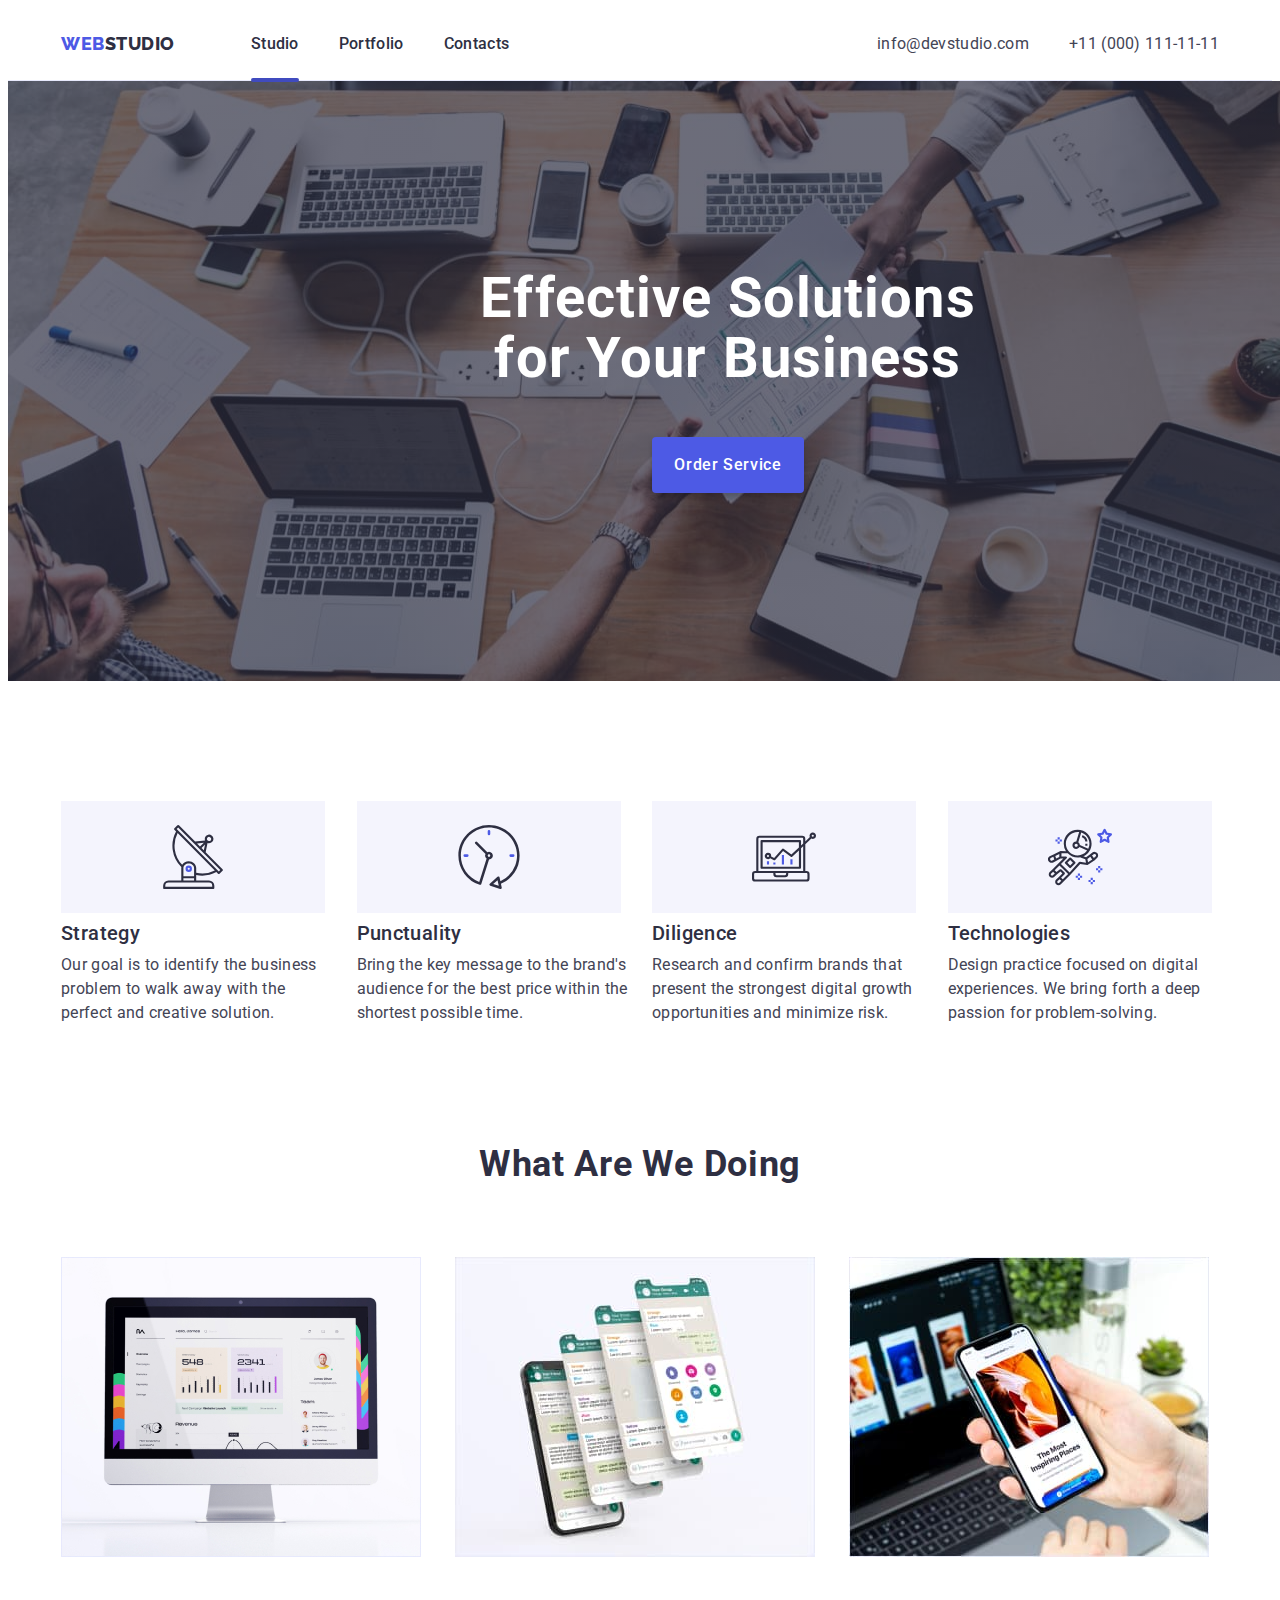
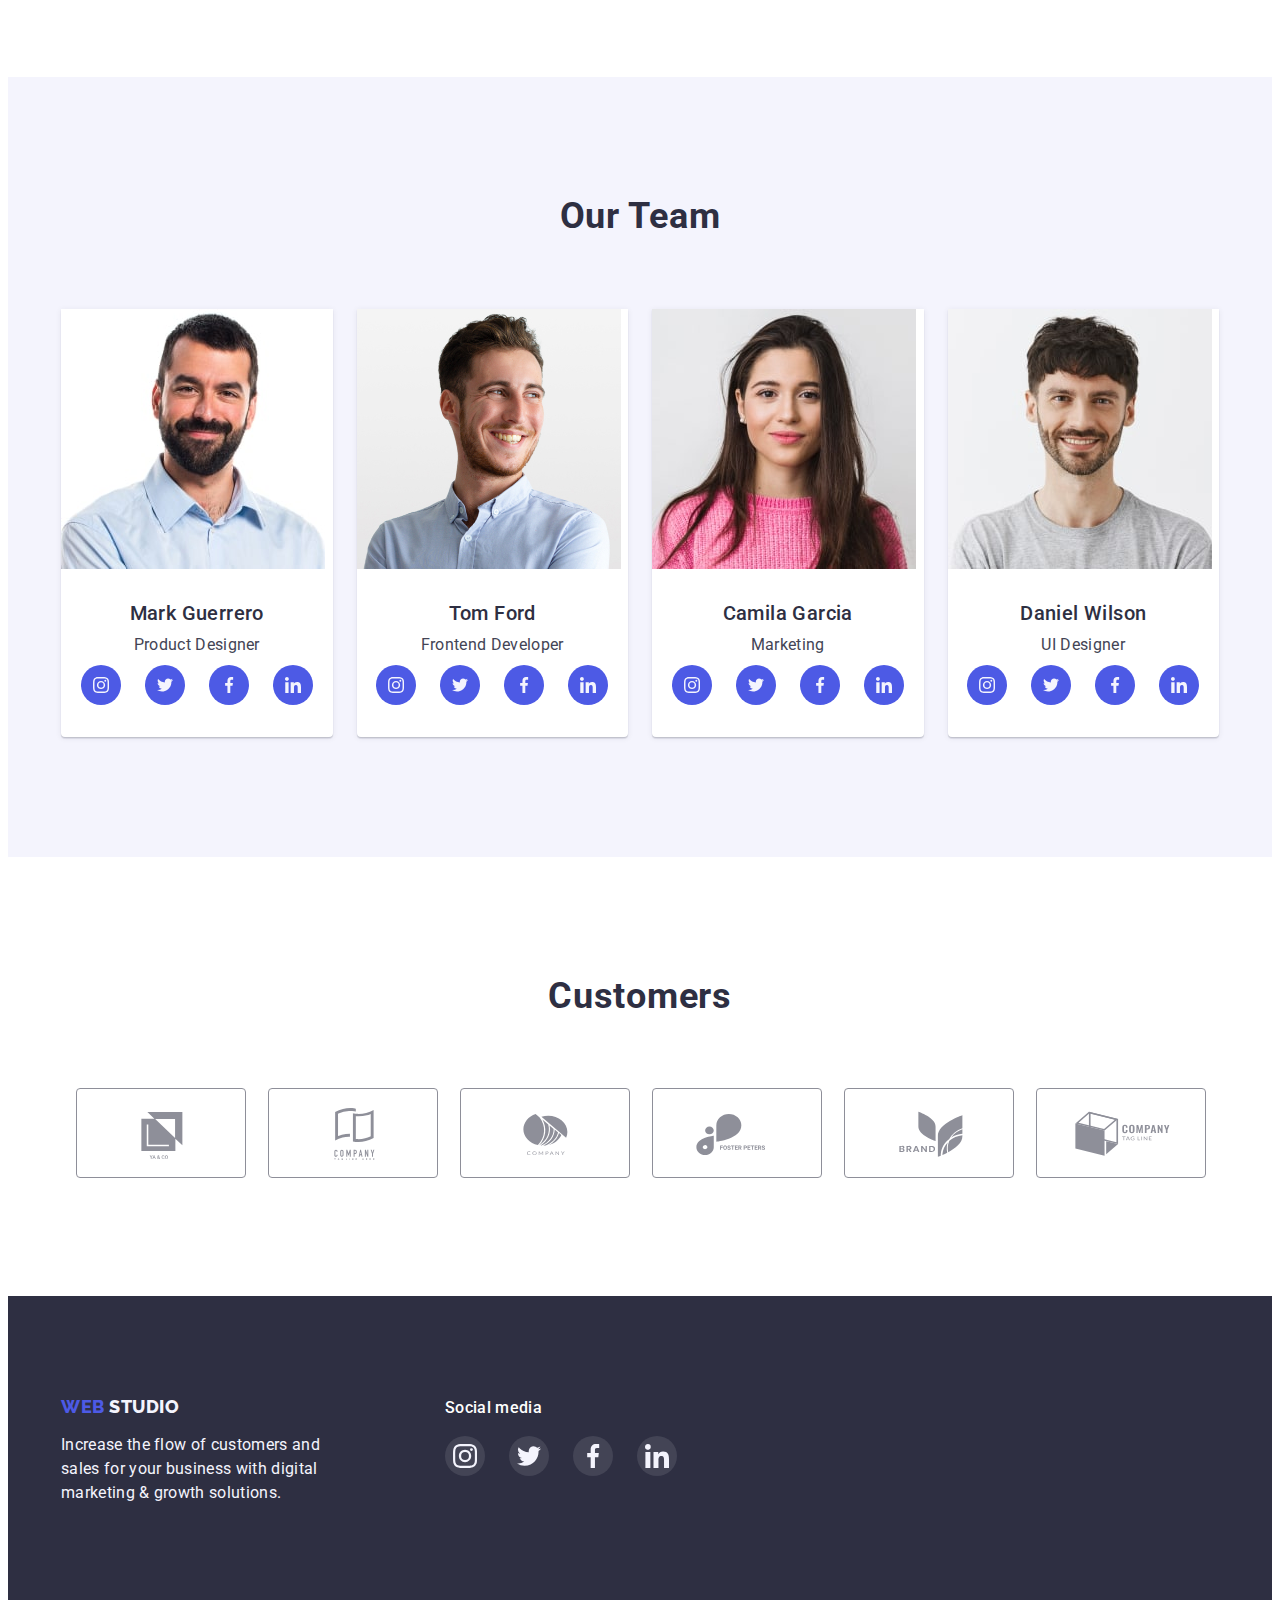
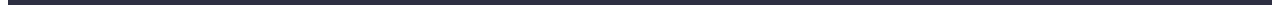
<file: index.html>
<!DOCTYPE html>
<html lang="en">

<head>
    <meta charset="UTF-8">
    <meta http-equiv="X-UA-Compatible" content="IE=edge">
    <meta name="viewport" content="width=device-width, initial-scale=1.0">
    <link rel="preconnect" href="https://fonts.googleapis.com">
    <link rel="preconnect" href="https://fonts.gstatic.com" crossorigin>
    <link
        href="https://fonts.googleapis.com/css2?family=Raleway:wght@800&family=Roboto:wght@400;500;700;900&display=swap"
        rel="stylesheet">
        <link rel="stylesheet" href="https://cdnjs.cloudflare.com/ajax/libs/modern-normalize/1.1.0/modern-normalize.min.css" integrity="sha512-wpPYUAdjBVSE4KJnH1VR1HeZfpl1ub8YT/NKx4PuQ5NmX2tKuGu6U/JRp5y+Y8XG2tV+wKQpNHVUX03MfMFn9Q==" crossorigin="anonymous" referrerpolicy="no-referrer" />
    <title>WEBSTUDIO</title>
    <link rel="stylesheet" href="./css/styles.css">
</head>

<body>
    <header class="header">

        <div class="header-page container">
            <nav class="header-navigation">
                <a class="logo link" target="_blank" rel="noopener noreferrer nofollow" href="./index.html">
                    Web<span class="color">Studio</span>
                </a>
                <ul class="site-nav list">
                    <li>
                        <a class="nav-link nav-link-active link" href="./index.html">Studio</a>
                    </li>
                    <li>
                        <a class="nav-link  link" href="./portfolio.html">Portfolio</a>
                    </li>
                    <li>
                        <a class="nav-link  link" href="">Contacts</a>
                    </li>
                </ul>
            </nav>
            <address class="adress-info">
                <ul class="auth-nav list">
                    <li >
                        <a class="auth-link  link" href="mailto:info@devstudio.com">info@devstudio.com</a>
                    </li>
                    <li>
                        <a class="auth-link link" href="tel:+110001111111">+11 (000) 111-11-11</a>
                    </li>
                </ul>
    
            </address>
    
        </div>


    </header>

    <main>
        <section class="business">
            <div class="business-container container">

                <h1 class="business-title">Effective Solutions for Your Business</h1>
                <button class="button" type="button" data-modal-open>Order Service</button>


            </div>
        </section>

        <section class="section-first">
            <div class="section-first-container container">
                <h2 class="section-title" hidden>Priority</h2>
                <ul class="work-list list">
                    <li class="work-list-items">
                        <div class="work-list-icons">
                            <svg class="work-icons">
                                <use href="./images/symbol-defs.svg#icon-antenna-1"></use>
                            </svg >
                        </div>
                        <h3 class="title">Strategy</h3>
                        <p class="description">Our goal is to identify the business
                            problem to walk away with the perfect and creative solution. </p>
    
                    </li>
                    <li class="work-list-items">
                        <div class="work-list-icons">
                            <svg class="work-icons">
                                <use href="./images/symbol-defs.svg#icon-clock-1"></use>
                            </svg>
                        </div>
                        <h3 class="title">Punctuality</h3>
                        <p class="description">Bring the key message to the brand's audience for the best price within the
                            shortest possible
                            time.</p>
                    </li>
                    <li class="work-list-items">
                        <div class="work-list-icons">
                            <svg class="work-icons">
                                <use href="./images/symbol-defs.svg#icon-diagram-1"></use>
                            </svg>
                        </div>
                        <h3 class="title">Diligence</h3>
                        <p class="description">Research and confirm brands that present the strongest digital growth
                            opportunities and minimize
                            risk.
                        </p>
                    </li>
                    <li class="work-list-items">
                        <div class="work-list-icons">
                            <svg class="work-icons">
                                <use href="./images/symbol-defs.svg#icon-astronaut"></use>
                            </svg>
                        </div>
                        <h3 class="title">Technologies</h3>
                        <p class="description">Design practice focused on digital experiences. We bring forth a deep passion
                            for
                            problem-solving.</p>
                    </li>
                </ul>
            </div>
        </section>




        <section class="section-job">
            <div class="container">
                <h2 class="section-title">What are we doing</h2>
                <ul class="job-list list">
                    <li >
                        <img src="./images/pc.jpg" alt="pc" width="360">
                    </li>
                    <li >
                        <img src="./images/phone_layers.jpg" alt="mobile_program" width="360">
                    </li>
                    <li >
                        <img src="./images/phone.jpg" alt="phone_prohr_design" width="360">
                    </li>
                </ul>
            </div>
        </section>

        <section class="section-team">
                <div class="section-team-container container">
                    <h2 class="section-team-title">Our Team</h2>
                    <ul class="section-team-list list">
                        <li class="section-team-card">
                            <img src="./images/markguerrero.jpg" alt="Mark_Guerrero" width="264" height="260">
                          <div class="section-team-wrapper">
                              <h3 class="list-title">Mark Guerrero</h3>
                              <p class="list-about">Product Designer</p>
                              <ul class="section-icons-list list">
                                <li class="section-icons-items">
                                    <a class="section-icons-link" href="">
                                        <svg class="section-icon">
                                            <use href="./images/symbol-defs.svg#icon-instagram"></use>
                                        </svg>
                                    </a>
                                </li>
                                <li class="section-icons-items">
                                    <a class="section-icons-link"  href="">
                                        <svg class="section-icon">
                                            <use href="./images/symbol-defs.svg#icon-twitter-1"></use>
                                        </svg>
                                    </a>
                                </li>
                                <li class="section-icons-items">
                                    <a class="section-icons-link" href="">
                                        <svg class="section-icon">
                                            <use href="./images/symbol-defs.svg#icon-facebook-1"></use>
                                        </svg>
                                    </a>
                                </li>
                                <li class="section-icons-items">
                                    <a class="section-icons-link" href="">
                                        <svg class="section-icon">
                                            <use href="./images/symbol-defs.svg#icon-linkedin-1"></use>
                                        </svg>
                                    </a>
                                </li>
                            </ul>
                          </div>
                            
                        </li>
                        <li class="section-team-card">
                            <img src="./images/tom.jpg" alt="Tom_Ford" width="264" height="260">
                            <div class="section-team-wrapper">
                                <h3 class="list-title">Tom Ford</h3>
                                <p class="list-about">Frontend Developer</p>
                                <ul class="section-icons-list list">
                                    <li class="section-icons-items">
                                        <a class="section-icons-link" href="">
                                            <svg class="section-icon">
                                                <use href="./images/symbol-defs.svg#icon-instagram"></use>
                                            </svg>
                                        </a>
                                    </li>
                                    <li class="section-icons-items">
                                        <a class="section-icons-link"  href="">
                                            <svg class="section-icon">
                                                <use href="./images/symbol-defs.svg#icon-twitter-1"></use>
                                            </svg>
                                        </a>
                                    </li>
                                    <li class="section-icons-items">
                                        <a class="section-icons-link" href="">
                                            <svg class="section-icon">
                                                <use href="./images/symbol-defs.svg#icon-facebook-1"></use>
                                            </svg>
                                        </a>
                                    </li>
                                    <li class="section-icons-items">
                                        <a class="section-icons-link" href="">
                                            <svg class="section-icon">
                                                <use href="./images/symbol-defs.svg#icon-linkedin-1"></use>
                                            </svg>
                                        </a>
                                    </li>
                                </ul>
                            </div>
                           
                        </li>
                        <li class="section-team-card">
                            <img src="./images/camila.jpg" alt="Camila_Garcia" width="264" height="260">
                            <div class="section-team-wrapper">
                                <h3 class="list-title">Camila Garcia</h3>
                                <p class="list-about">Marketing</p>
                                <ul class="section-icons-list list">
                                    <li class="section-icons-items">
                                        <a class="section-icons-link" href="">
                                            <svg class="section-icon">
                                                <use href="./images/symbol-defs.svg#icon-instagram"></use>
                                            </svg>
                                        </a>
                                    </li>
                                    <li class="section-icons-items">
                                        <a class="section-icons-link"  href="">
                                            <svg class="section-icon">
                                                <use href="./images/symbol-defs.svg#icon-twitter-1"></use>
                                            </svg>
                                        </a>
                                    </li>
                                    <li class="section-icons-items">
                                        <a class="section-icons-link" href="">
                                            <svg class="section-icon">
                                                <use href="./images/symbol-defs.svg#icon-facebook-1"></use>
                                            </svg>
                                        </a>
                                    </li>
                                    <li class="section-icons-items">
                                        <a class="section-icons-link" href="">
                                            <svg class="section-icon">
                                                <use href="./images/symbol-defs.svg#icon-linkedin-1"></use>
                                            </svg>
                                        </a>
                                    </li>
                                </ul>
                            </div>
                           
                        </li>
                        <li class="section-team-card">
                            <img src="./images/daniel.jpg" alt="Daniel_Wilson" width="264" height="260">
                            <div class="section-team-wrapper">
                                <h3 class="list-title">Daniel Wilson</h3>
                                <p class="list-about">UI Designer</p>
                                <ul class="section-icons-list list">
                                    <li class="section-icons-items">
                                        <a class="section-icons-link" href="">
                                            <svg class="section-icon">
                                                <use href="./images/symbol-defs.svg#icon-instagram"></use>
                                            </svg>
                                        </a>
                                    </li>
                                    <li class="section-icons-items">
                                        <a class="section-icons-link"  href="">
                                            <svg class="section-icon">
                                                <use href="./images/symbol-defs.svg#icon-twitter-1"></use>
                                            </svg>
                                        </a>
                                    </li>
                                    <li class="section-icons-items">
                                        <a class="section-icons-link" href="">
                                            <svg class="section-icon">
                                                <use href="./images/symbol-defs.svg#icon-facebook-1"></use>
                                            </svg>
                                        </a>
                                    </li>
                                    <li class="section-icons-items">
                                        <a class="section-icons-link" href="">
                                            <svg class="section-icon">
                                                <use href="./images/symbol-defs.svg#icon-linkedin-1"></use>
                                            </svg>
                                        </a>
                                    </li>
                                </ul>
                            </div>
                            
                        </li>
                    </ul>
        
                </div>
        </section>

        <section class="customers-section">
            <div class="customers-container container">
                <h2 class="customers-title">
                    Customers
                </h2>

                <ul class="customers-list list">
                    <li>
                       <a class="customers-link" href="">
                            <svg  class="customers-icon">
                                <use href="./images/symbol-defs.svg#icon-Logo-ya">

                                </use>
                            </svg>
                        </a>
                    </li>
                    <li>
                        <a class="customers-link" href="">
                            <svg class="customers-icon">
                                <use href="./images/symbol-defs.svg#icon-Logo-company">

                                </use>
                            </svg>
                        </a>
                    </li>
                    <li>
                        <a class="customers-link" href="">
                            <svg class="customers-icon">
                                <use href="./images/symbol-defs.svg#icon-Logo-seecond-company">

                                </use>
                            </svg>
                        </a>
                    </li>
                    <li>
                        <a class="customers-link" href="">
                            <svg class="customers-icon">
                                <use href="./images/symbol-defs.svg#icon-Logo-foster"></use>
                            </svg>
                        </a>
                    </li>
                    <li>
                        <a class="customers-link" href="">
                            <svg class="customers-icon">
                                <use href="./images/symbol-defs.svg#icon-Logo-brand"></use>
                            </svg>
                        </a>
                    </li>
                    <li>
                        <a class="customers-link" href="">
                            <svg class="customers-icon">
                                <use href="./images/symbol-defs.svg#icon-Logo-tag-line"></use>
                            </svg>
                        </a>
                    </li>
                </ul>

            </div>

        </section>
    </main>

    <footer class="footer">
        <div class="foter-container container">
           <div class="foter-logo-wrapper">
            <a target="_blank" rel="noopener noreferrer nofollow" class="footer-logo link" href="./index.html">
                Web <span class="color">Studio</span>
             </a>
             <p class="footer-description">Increase the flow of customers and sales for your business with digital marketing
                 & growth solutions.</p>
           </div>
           <div class="foter-icon-wrapper">
                <p class="fotter-icons-title">
                    Social media
                </p>
                <ul class="fotter-icons-list list">
                    
                        <li class="fotter-icons-item">
                            <a class="fotter-icons-link"  href="">
                                <svg class="fotter-icons">
                                    <use href="./images/symbol-defs.svg#icon-instagram"></use>
                                </svg>
                            </a>
                        </li>
                   
                    
                        <li class="fotter-icons-item">
                            <a class="fotter-icons-link" href="">
                                <svg class="fotter-icons">
                                    <use href="./images/symbol-defs.svg#icon-twitter-1"></use>
                                </svg>
                            </a>
                        </li>
                   
                   
                        <li class="fotter-icons-item">
                            <a class="fotter-icons-link" href="">
                                <svg class="fotter-icons"">
                                    <use href="./images/symbol-defs.svg#icon-facebook-1"></use>
                                </svg>
                            </a>
                        </li>
                   
                    
                        <li class="fotter-icons-item">
                            <a class="fotter-icons-link" href="">
                                <svg class="fotter-icons"">
                                    <use href="./images/symbol-defs.svg#icon-linkedin-1"></use>
                                </svg>
                            </a>
                        </li>
                    
                </ul>
           </div>
        </div>
        

    </footer>

    <div class="backdrop is-hidden" data-modal>
        <div class="modal">
            <button class="close-button" type="button" data-modal-close>
                <svg class="close-button-icon" width="8" height="8" >
                    <use href="/images/symbol-defs.svg#icon-close-black" >
                        
                    </use>
                </svg>
            </button>
        </div>
    </div>

    <script src="./js/modal.js"></script>
</body>

</html>
</file>
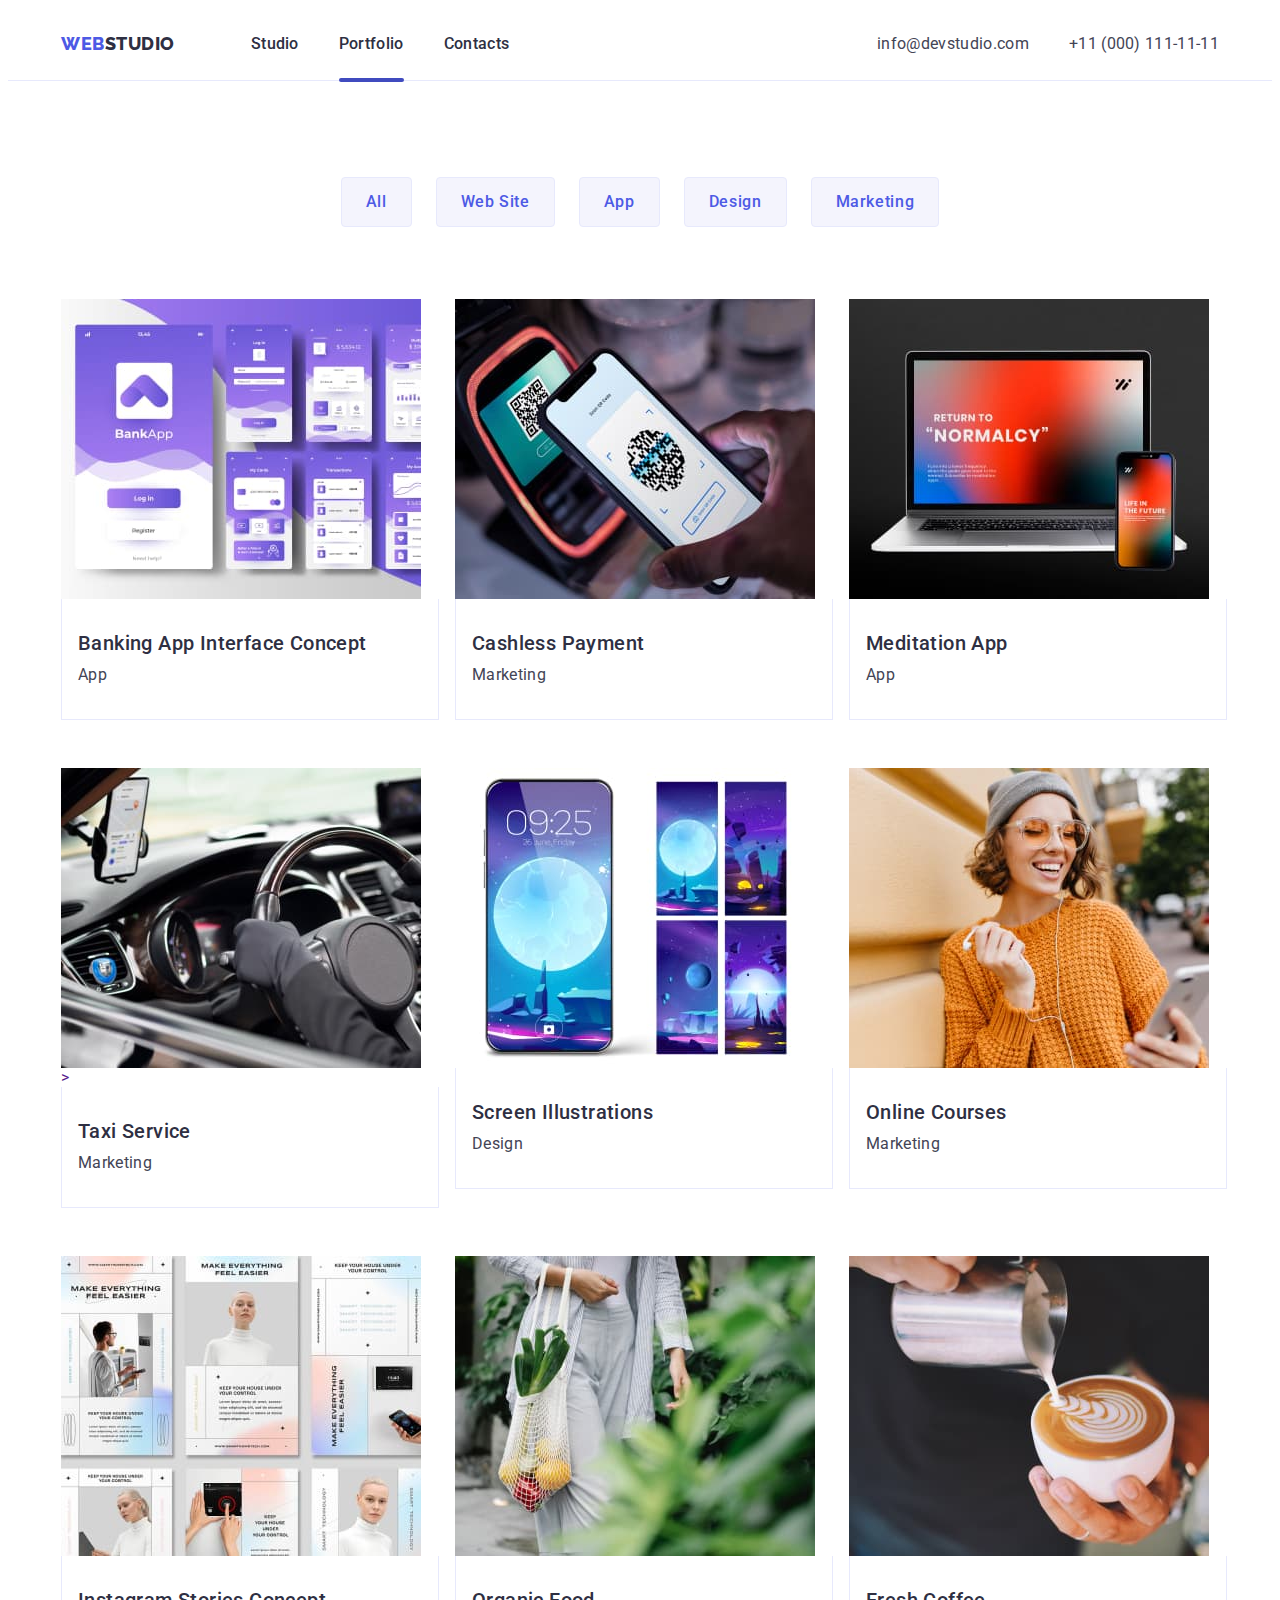
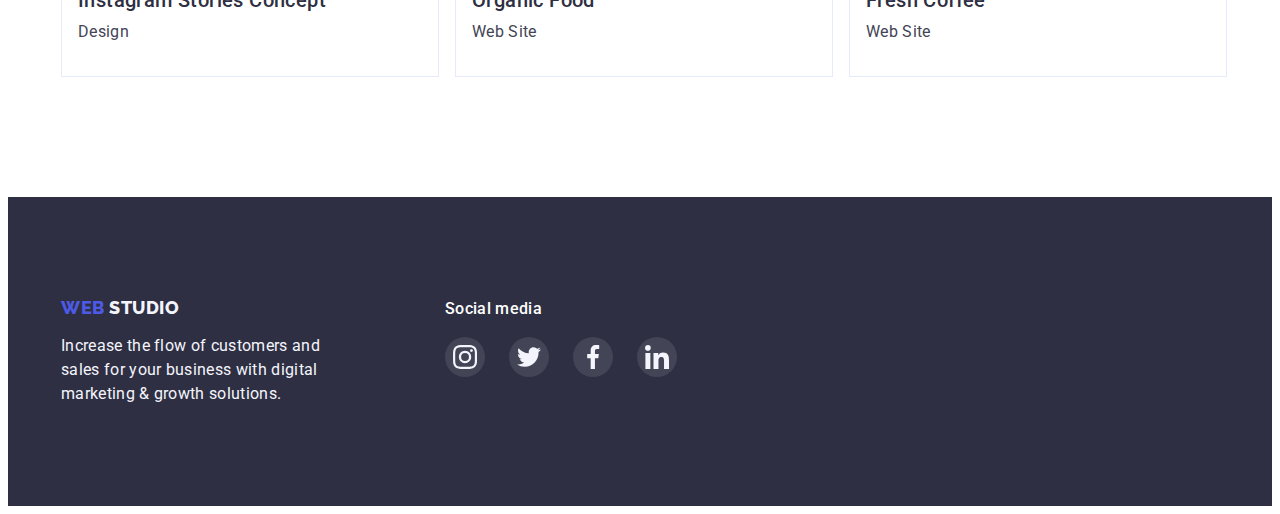
<file: portfolio.html>
<!DOCTYPE html>
<html lang="en">

<head>
    <meta charset="UTF-8">
    <meta http-equiv="X-UA-Compatible" content="IE=edge">
    <meta name="viewport" content="width=device-width, initial-scale=1.0">
    
    <link rel="preconnect" href="https://fonts.googleapis.com">
    <link rel="preconnect" href="https://fonts.gstatic.com" crossorigin>
    <link href="https://fonts.googleapis.com/css2?family=Raleway:wght@800&family=Roboto:wght@400;500;700;900&display=swap"
        rel="stylesheet">
    <link rel="stylesheet" href="https://cdnjs.cloudflare.com/ajax/libs/modern-normalize/1.1.0/modern-normalize.min.css" integrity="sha512-wpPYUAdjBVSE4KJnH1VR1HeZfpl1ub8YT/NKx4PuQ5NmX2tKuGu6U/JRp5y+Y8XG2tV+wKQpNHVUX03MfMFn9Q==" crossorigin="anonymous" referrerpolicy="no-referrer" />
    <title>Portfolio</title>
    <link rel="stylesheet" href="./css/styles.css">
</head>


<body>
    <header class="header">

        <div class="header-page container">
            <nav class="header-navigation">
                <a class="logo link" target="_blank" rel="noopener noreferrer nofollow" href="./index.html">
                    Web<span class="color">Studio</span>
                </a>
                <ul class="site-nav list">
                    <li>
                        <a class="nav-link  link" href="./index.html">Studio</a>
                    </li>
                    <li>
                        <a class="nav-link nav-link-active link" href="./portfolio.html">Portfolio</a>
                    </li>
                    <li>
                        <a class="nav-link  link" href="">Contacts</a>
                    </li>
                </ul>
            </nav>
            <address class="adress-info">
                <ul class="auth-nav list">
                    <li>
                        <a class="auth-link link" href="mailto:info@devstudio.com">info@devstudio.com</a>
                    </li>
                    <li>
                        <a class="auth-link link" href="tel:+110001111111">+11 (000) 111-11-11</a>
                    </li>
                </ul>
    
            </address>
    
        </div>


    </header>

    <main>
        <section class="portfolio-section">
            <h1 class="hidden-title" hidden>main</h1>
            
                <div class="container">
                    <div class="breadcrumb-container">
                       <ul class="breadcrumb-list list">
                           <li class="breadcrumb-item">
                               <button class="breadcrumb-button" type="button">All</button>
                           </li>
                           <li class="breadcrumb-item">
                               <button class="breadcrumb-button" type="button">Web Site</button>
                           </li>
                           <li class="breadcrumb-item">
                               <button class="breadcrumb-button" type="button">App</button>
                           </li>
                           <li class="breadcrumb-item">
                               <button class="breadcrumb-button" type="button">Design</button>
                           </li>
                           <li class="breadcrumb-item">
                               <button class="breadcrumb-button" type="button">Marketing</button>
                           </li>
                       </ul>
                  
                    </div>
    
               
                    <ul class="portfolio-main-list list">
                        <li>
                            <a  class="portfolio-main-link link" href="">
                               
                                <div class=" portfolio-overflow">
                                     <img src="./images/img1.jpg" alt="banking app" width="360" height="300">
                                     <p  class="portfolio-overflow-text">14 Stylish and User-Friendly App Design Concepts · Task Manager App · Calorie Tracker App · Exotic Fruit Ecommerce App · Cloud Storage App</p>
                                </div>
                                 <div class="portfolio-item-wraper">
                                    <h2 class="portfolio-main-title ">Banking App Interface Concept</h2>
                                    <p class="portfolio-main-description">App</p>
                               </div>
                            </a>
                        </li>
                        <li>
                            <a class="portfolio-main-link link" href="">
                                <div class=" portfolio-overflow">
                                    <img src="./images/img2.jpg" alt="payment" width="360" height="300">
                                    <p  class="portfolio-overflow-text">14 Stylish and User-Friendly App Design Concepts · Task Manager App · Calorie Tracker App · Exotic Fruit Ecommerce App · Cloud Storage App</p>
                                </div>
                                <div class="portfolio-item-wraper">
                                    <h2 class="portfolio-main-title">Cashless Payment</h2>
                                    <p class="portfolio-main-description">Marketing</p>
                                </div>
                            </a>
                        </li>
                        <li>
                            <a class="portfolio-main-link link" href="">
                                <div class=" portfolio-overflow">
                                    <img src="./images/img3.jpg" alt="meditation app" width="360" height="300">
                                    <p  class="portfolio-overflow-text">14 Stylish and User-Friendly App Design Concepts · Task Manager App · Calorie Tracker App · Exotic Fruit Ecommerce App · Cloud Storage App</p>
                                </div>
                                <div class="portfolio-item-wraper">
                                    <h2 class="portfolio-main-title">Meditation App</h2>
                                    <p class="portfolio-main-description">App</p>
                                </div>
                            </a>
                        </li>
                        <li>
                            <a class="portfolio-main-link link" href="">
                                <div class=" portfolio-overflow">
                                    <img src="./images/img4.jpg" alt="meditation app" width="360" height="300">
                                    <p  class="portfolio-overflow-text">14 Stylish and User-Friendly App Design Concepts · Task Manager App · Calorie Tracker App · Exotic Fruit Ecommerce App · Cloud Storage App</p>
                                </div>>
                               <div class="portfolio-item-wraper">
                                 <h2 class="portfolio-main-title">Taxi Service</h2>
                                 <p class="portfolio-main-description">Marketing</p>
                               </div>
                            </a>
                        </li>
                        <li>
                            <a class="portfolio-main-link link" href="">
                                <div class=" portfolio-overflow">
                                    <img src="./images/img5.jpg" alt="meditation app" width="360" height="300">
                                    <p  class="portfolio-overflow-text">14 Stylish and User-Friendly App Design Concepts · Task Manager App · Calorie Tracker App · Exotic Fruit Ecommerce App · Cloud Storage App</p>
                                </div>
                                <div class="portfolio-item-wraper">
                                    <h2 class="portfolio-main-title">Screen Illustrations</h2>
                                    <p class="portfolio-main-description">Design</p>
                                </div>
                            </a>
                        </li>
                        <li>
                            <a class="portfolio-main-link link" href="">
                                <div class=" portfolio-overflow">
                                    <img src="./images/img6.jpg" alt="meditation app" width="360" height="300">
                                    <p  class="portfolio-overflow-text">14 Stylish and User-Friendly App Design Concepts · Task Manager App · Calorie Tracker App · Exotic Fruit Ecommerce App · Cloud Storage App</p>
                                </div>
                                <div class="portfolio-item-wraper">
                                    <h2 class="portfolio-main-title">Online Courses</h2>
                                    <p class="portfolio-main-description">Marketing</p>
                                </div>
                            </a>
                        </li>
                        <li>
                            <a class="portfolio-main-link link" href="">
                                <div class=" portfolio-overflow">
                                    <img src="./images/img7.jpg" alt="meditation app" width="360" height="300">
                                    <p  class="portfolio-overflow-text">14 Stylish and User-Friendly App Design Concepts · Task Manager App · Calorie Tracker App · Exotic Fruit Ecommerce App · Cloud Storage App</p>
                                </div>
                                <div class="portfolio-item-wraper">
                                    <h2 class="portfolio-main-title">Instagram Stories Concept</h2>
                                    <p class="portfolio-main-description">Design</p>
                                </div>
                            </a>
                        </li>
                        <li>
                            <a class="portfolio-main-link link" href="">
                                <div class=" portfolio-overflow">
                                    <img src="./images/img8.jpg" alt="meditation app" width="360" height="300">
                                    <p  class="portfolio-overflow-text">14 Stylish and User-Friendly App Design Concepts · Task Manager App · Calorie Tracker App · Exotic Fruit Ecommerce App · Cloud Storage App</p>
                                </div>
                                <div class="portfolio-item-wraper">
                                    <h2 class="portfolio-main-title">Organic Food</h2>
                                    <p class="portfolio-main-description">Web Site</p>
                                </div>
                            </a>
                        </li>
                        <li>
                            <a class="portfolio-main-link link" href="">
                                <div class=" portfolio-overflow">
                                    <img src="./images/img9.jpg" alt="meditation app" width="360" height="300">
                                    <p  class="portfolio-overflow-text">14 Stylish and User-Friendly App Design Concepts · Task Manager App · Calorie Tracker App · Exotic Fruit Ecommerce App · Cloud Storage App</p>
                                </div>
                                <div class="portfolio-item-wraper">
                                    <h2 class="portfolio-main-title">Fresh Coffee</h2>
                                    <p class="portfolio-main-description">Web Site</p>
                                </div>
                            </a>
                        </li>
                    </ul>
                </div>
           
        </section>
    </main>
    <footer class="footer">
        <div class="foter-container container">
           <div class="foter-logo-wrapper">
            <a target="_blank" rel="noopener noreferrer nofollow" class="footer-logo link" href="./index.html">
                Web <span class="color">Studio</span>
             </a>
             <p class="footer-description">Increase the flow of customers and sales for your business with digital marketing
                 & growth solutions.</p>
           </div>
           <div class="foter-icon-wrapper">
                <p class="fotter-icons-title">
                    Social media
                </p>
                <ul class="fotter-icons-list list">
                    
                        <li class="fotter-icons-item">
                            <a class="fotter-icons-link"  href="">
                                <svg class="fotter-icons">
                                    <use href="./images/symbol-defs.svg#icon-instagram"></use>
                                </svg>
                            </a>
                        </li>
                   
                    
                        <li class="fotter-icons-item">
                            <a class="fotter-icons-link" href="">
                                <svg class="fotter-icons">
                                    <use href="./images/symbol-defs.svg#icon-twitter-1"></use>
                                </svg>
                            </a>
                        </li>
                   
                   
                        <li class="fotter-icons-item">
                            <a class="fotter-icons-link" href="">
                                <svg class="fotter-icons"">
                                    <use href="./images/symbol-defs.svg#icon-facebook-1"></use>
                                </svg>
                            </a>
                        </li>
                   
                    
                        <li class="fotter-icons-item">
                            <a class="fotter-icons-link" href="">
                                <svg class="fotter-icons"">
                                    <use href="./images/symbol-defs.svg#icon-linkedin-1"></use>
                                </svg>
                            </a>
                        </li>
                    
                </ul>
           </div>
        </div>
        

    </footer>
</body>

</html>
</file>
<file: css/styles.css>
:root{
    --primary-text-color: #434455;
    --title-text-color: #2E2F42;
    --secondary-text-color:#ffffff;
    --footer-text-color:#F4F4FD;
    --white-text-color:#ffffff;
    --accent_color:#404BBF;
    --button-bg-color:#4D5AE5;
    --icons-bg-color:#4D5AE5;
    --icon-fill-silver:  #8E8F99;
    
}


body{
    box-sizing: border-box;
    background-color: #ffffff; 
    color:var(--primary-text-color);
    font-family: "Roboto", sans-serif;
}
p,
h1, 
h2, 
h3, 
h4, 
h5, 
h6{
    margin: 0;
}

ul{
    margin: 0;
    padding-left: 0;
 
 }
 
 address{
    font-style: normal;
 
 }
 button{
    cursor:pointer;
 }
 img{
    display: block;
 }
 

.container{
    max-width: 1158px;
    padding: 0 15px 0 15px;
    margin: 0 auto;
   
}

.link{
    text-decoration: none;
   
    
}
.list{
    list-style: none;
}

.nav-link-active::after{
    content:'';
    position: absolute;
    bottom: -2px;
    right: 0;
    
    display: flex;
    align-items: center;
    justify-content: center;

    
    width: 100%;
    height: 4px;
    background: var(--accent_color);
    border-radius: 2px;
}


/* header */
/* -----flex---- */
.header{
    height: 72px;
    border-bottom: 1px solid #E7E9FC
}

.header-page{
    /* border: 1px solid red; */
    display: flex;
    justify-content:space-between;
    /* padding: 24px 0 24px 0; */
    
}

.header-navigation{
    
    display: flex;
    align-items: center;
}

.site-nav{
    display: flex;
    gap: 40px;
    
}

.site-nav li{
    position: relative;
    padding: 24px 0 ;
}

.auth-nav{
    margin-left: auto;
   display: flex;
   gap: 40px;
}




.logo{
    font-family: 'Raleway', sans-serif;
    color: var(--button-bg-color);
    text-decoration: none;
    font-weight: 800;
    font-size: 18px;
    line-height: 1.17;
    align-items: center;
    letter-spacing: 0.03em;
    text-transform: uppercase;

    margin-right: 76px;
    padding: 24px 0 ;

}
.logo .color{
    color: var(--title-text-color)
}



.site-nav .nav-link{
    color: var(--title-text-color);
    text-decoration: none;
    font-weight: 500;
    font-size: 16px;
    line-height: 1.5;
    letter-spacing: 0.02em;

    
    transition: color 250ms cubic-bezier(0.4, 0, 0.2, 1);

}
.site-nav .nav-link:hover,
.site-nav .nav-link:focus {
    color: var(--accent_color);
    
}





.adress-info{
    display: flex;
    align-items: center;
    font-style: normal;
    color: var(--primary-text-color)
 }


.auth-nav .auth-link{
    color: var(--primary-text-color);
    text-decoration: none;
    font-style: normal;
    font-size: 16px;
    line-height: 1.5;
    letter-spacing: 0.02em;

    padding: 24px 0 ;

    transition: color 250ms cubic-bezier(0.4, 0, 0.2, 1);
    

  
}
.auth-nav .auth-link:hover,
.auth-nav .auth-link:focus {
    color: var(--accent_color);
    }

/* button- business */

.business-container{
    display: flex;
    flex-direction: column;
    align-items: center;
    justify-content: center;
    
}
.business{
    width: 1440px;
    margin: 0 auto;

    padding: 188px 0 ;
    background: var(--title-text-color);
    background-image: linear-gradient(rgba(46, 47, 66, 0.7), rgba(46, 47, 66, 0.7)) ,url(../images/people-office.jpeg);
    /* min-height: 600px; */
    /* display: flex;
    align-items: center;
    justify-content: center; */
    
}
.business .business-title{
    color: var(--secondary-text-color);
    font-size: 56px;
    line-height: 1.07;
    text-align: center;
    letter-spacing: 0.02em;
    width: 496px;
    margin-bottom: 48px;
}



.business .button{
    font-family: "Roboto", sans-serif;
    color: var(--secondary-text-color);
    background-color: var(--button-bg-color);
    cursor: pointer;
    font-weight: 500;
    font-size: 16px;
    line-height: 1.5;
    align-items: center;
    letter-spacing: 0.04em;
    display: block;
    margin: 0 auto;
    padding: 16px 22px ;

    box-shadow: 0px 4px 4px rgba(0, 0, 0, 0.15);
    border-radius: 4px;
    border:none;

    transition: background-color 250ms cubic-bezier(0.4, 0, 0.2, 1),  box-shadow 250ms cubic-bezier(0.4, 0, 0.2, 1);

    


}
.button:hover,
.button:focus{
    background-color: var(--accent_color);
    box-shadow: 0px 4px 4px rgba(0, 0, 0, 0.15);
}

/* ------------section-------------- */
.section-first-container{
    /* padding-top: 120px; */
    
}

.section-first{
    background-color: var(--secondary-text-color);
    padding: 120px 0;
}   
.work-list{
    display: flex;
    /* flex-direction: row; */
    gap: 24px;
    /* min-width: 264px; */
    
    
}

/* icons------------------------- */

/* -----work-icon */
.work-list-icons{
    width: 264px;
    height: 112px;
    background-color:#F4F4FD;
    margin-bottom: 8px;

    display: flex;
    justify-content: center;
    align-items: center;
}

.work-icons{
    width: 64px;
    height: 64px;
}

/* ------------customers-icon */

.customers-list{
    display: flex;
    justify-content: center;
    gap: 24px;
   
}
.customers-list li{
    width: 168px;
    height: 88px;
}


.customers-link{
    width: 100%;
    height: 100%;
    display: flex;
    justify-content: center;
    align-items: center;
    border: 1px solid ;
    border-color:var(--icon-fill-silver);
    border-radius: 4px;
    

    transition: border-color 250ms cubic-bezier(0.4, 0, 0.2, 1);
   

   
}
.customers-icon{
    fill: var(--icon-fill-silver);
    
    width: 104px;
    height: 56px;
    transition: fill 250ms cubic-bezier(0.4, 0, 0.2, 1);
    
}


.customers-link:hover,
.customers-link:focus{
    border-color:  var(--accent_color);
}
.customers-link:hover .customers-icon,
.customers-link:focus .customers-icon{
    fill: var(--accent_color);
       
}



/* ----team-icons */

.section-icons-list{
   
    display: flex;
    gap: 24px;
    justify-content: center; 
    margin-top:8px;
}

.section-icons-list li{
    width: 40px;
    height: 40px;
}
.section-icon{
    width: 16px;
    height: 16px;
    fill: var(--footer-text-color)
}

.section-icons-link{
    background-color: var(--icons-bg-color);
    border-radius:50%;
    width: 100%;
    height: 100%;
    display: flex;
    justify-content: center;
    align-items: center;

    transition: background-color 250ms cubic-bezier(0.4, 0, 0.2, 1);

   
}



.section-icons-link:hover,
.section-icons-link:focus{
    background-color: var(--accent_color)

}

/* --------------foter icons */
.fotter-icons-list{
   
    gap: 24px;
    display: flex;
    justify-content: center;
    align-items: center ;
    
    
    
}
.fotter-icons-item{
   
    width: 40px;
    height: 40px; 

   
}

.fotter-icons-link{
    width: 100%;
    height: 100%;
    background-color: var(--primary-text-color);
    border-radius: 50%; 
    display: flex;
    justify-content: center;
    align-items: center;

    transition: background-color 250ms cubic-bezier(0.4, 0, 0.2, 1);
}


.fotter-icons{
    width: 24px;
    height: 24px;
    fill: var(--footer-text-color);
}

.fotter-icons-link:hover,
.fotter-icons-link:focus{
    background-color: #31D0AA;
}



/* title h2 */
.section-title{
    color:var(--title-text-color);
    /* visibility: hidden; */
      /* display: none; */
} 

.work-list-items{
    width: calc((100% - 72px) / 4);
}


.work-list .title{
    color:var(--title-text-color);
    font-weight: 500;
    font-size: 20px;
    line-height: 1.2;
    letter-spacing: 0.02em;
    margin-bottom: 8px;

}

.work-list .description{
    font-size: 16px;
    line-height: 1.5;
    letter-spacing: 0.02em;
}


/* section2 */
.job-list{
    display: flex;
    gap: 24px;
    margin-top: 72px;
    
    /* padding-bottom: 120px; */
}
.job-list li{
    width: calc((100% - 48px) / 3);
}

.section-job{
    background-color:var(--secondary-text-color);
    padding-bottom: 120px;
}

.section-job .section-title{
    font-weight: 700;
    font-size: 36px;
    line-height: 1.11;
    text-align: center;
    letter-spacing: 0.02em;
    text-transform: capitalize;


}

/* section team */
.section-team{
    padding: 120px 0 120px 0;
}

.section-team-wrapper{
    padding: 32px 0;
}

.section-team-list{
    margin-top: 72px;
    display: flex;
    gap: 24px;
}

.section-team{
    background-color:var(--footer-text-color)

}
.section-team .section-team-card{
    background-color: var(--secondary-text-color);
    display: block;
    text-align: center;

    width: calc((100% - 72px) / 4);
    box-shadow: 0px 1px 6px rgba(46, 47, 66, 0.08), 0px 1px 1px rgba(46, 47, 66, 0.16), 0px 2px 1px rgba(46, 47, 66, 0.08);
    border-radius: 0px 0px 4px 4px;
}

.section-team .section-team-title{
    color:var(--title-text-color);
    font-weight: 700;
    font-size: 36px;
    line-height: 1.11;
    text-align: center;
    letter-spacing: 0.02em;
    text-transform: capitalize;

    


}

.section-team-list .list-title{
    color: var(--title-text-color);
    font-weight: 500;
    font-size: 20px;
    line-height: 1.2;
    letter-spacing: 0.02em; 

    
}

.section-team-list .list-about{
    font-size: 16px;
    line-height: 1.5;
    letter-spacing: 0.02em; 
    margin-top: 8px; 
      
}

/* ------------section-customers -------------- */
.customers-section{
    padding: 120px 0;
}

.customers-title{
    font-weight: 700;
    font-size: 36px;
    line-height: 1.1;
    text-align: center;
    letter-spacing: 0.02em;
    color: var(--title-text-color);
    margin-bottom: 72px;
}




/* PORTFOLIO */

/* section breadcrumb-item */

 .breadcrumb-button{
    font-family: "Roboto", sans-serif;
    background-color:var(--footer-text-color);
    cursor: pointer;
    color:var(--button-bg-color);
    font-weight: 500;
    font-size: 16px;
    line-height: 1.5;
    text-align: center;
    letter-spacing: 0.04em;

    border: 1px solid #E7E9FC;
    border-radius: 4px;

    padding: 12px 24px 12px 24px;

    transition: background-color 250ms cubic-bezier(0.4, 0, 0.2, 1), color 250ms cubic-bezier(0.4, 0, 0.2, 1), border 250ms cubic-bezier(0.4, 0, 0.2, 1), box-shadow 250ms cubic-bezier(0.4, 0, 0.2, 1);

   }
 .breadcrumb-button:hover,
 .breadcrumb-button:focus{
   background-color: var(--accent_color);       
   color:var(--secondary-text-color);
   border: 1px solid var(--accent_color);
   box-shadow: 0px 3px 1px rgba(0, 0, 0, 0.1), 0px 2px 1px rgba(0, 0, 0, 0.08), 0px 2px 2px rgba(0, 0, 0, 0.12);
   
   }

   /* portfolio-main */
   .portfolio-section{
    padding: 96px 0 120px 0;

   }

   .breadcrumb-list{
    display: flex;
    justify-content: center;
    gap: 24px;
    /* margin-top: 96px; */
    margin-bottom: 72px;

   }


   /* ======= portfolio-overflow===== */
   .portfolio-overflow{
    position: relative;
    overflow: hidden;
    
   }

   .portfolio-overflow-text{
    position: absolute;
    top:0;
    left: 0;
    width: 100%;
    height: 100%;

    background-color: var(--button-bg-color);
    padding: 0 32px ;
    padding-top: 32px;

    transform: translateY(100%);

    transition: transform 250ms cubic-bezier(0.4, 0, 0.2, 1);

    font-size: 16px;
    line-height: 1.5;
    letter-spacing: 0.02em;
    color: var(--footer-text-color);



 }

    .portfolio-main-link:hover .portfolio-overflow-text{
    transform: translateY(0%)


    }


   .portfolio-main-list li{
    width: calc((100% - 48px) / 3);
    
   }
   .portfolio-main-link{
    display: block;
    transition: box-shadow 250ms cubic-bezier(0.4, 0, 0.2, 1);
   }

   .portfolio-main-link:hover,
   .portfolio-main-link:focus{
    box-shadow: 0px 1px 6px rgba(46, 47, 66, 0.08), 0px 1px 1px rgba(46, 47, 66, 0.16), 0px 2px 1px rgba(46, 47, 66, 0.08);
   }

   .portfolio-item-wraper{
    width: 360px;
    /* text-align: center; */
    padding: 32px 0 32px 16px;
    
    border-right: 1px solid #E7E9FC;
    border-bottom: 1px solid #E7E9FC ;
    border-left: 1px solid #E7E9FC ;
   }
   


.portfolio-main-list a{
    cursor:pointer;
    text-decoration: none;
}

.portfolio-main-list{
    background-color:var(--secondary-text-color);
    display: flex;
    flex-wrap: wrap;
    gap: 48px 24px;
   
    
   }



.portfolio-main-title{
    font-weight: 500;
    font-size: 20px;
    line-height: 1.2;
    letter-spacing: 0.02em;
    color: var(--title-text-color);
    margin-bottom: 8px;
   }
.portfolio-main-description{
    font-size: 16px;
    line-height: 1.5;
    letter-spacing: 0.02em;
    color:var(--primary-text-color)
}

 

/* footer */
.foter-container{
    display: flex;
    gap: 120px;
   
    
}



.footer{
    background: var(--title-text-color);
    padding:100px 0 100px 0;
}
.footer-logo{
    display: block;
    font-family: 'Raleway', sans-serif; 
    color: var(--button-bg-color);
    text-decoration: none;
    font-weight: 800;
    font-size: 18px;
    line-height: 1.17;
    align-items: center;
    letter-spacing: 0.03em;
    text-transform: uppercase;
    margin-bottom: 16px;
}

.footer .color{
    color: var(--footer-text-color);
}

.footer-description{
    max-width: 264px;
    color: var(--footer-text-color);
    font-size: 16px;
    line-height: 1.5;
    letter-spacing: 0.02em; 
}
.fotter-icons-title{
    color: var(--white-text-color);
    font-weight: 500;
    font-size: 16px;
    line-height: 1.5;
    letter-spacing: 0.02em;
    margin-bottom: 16px;
}

/* ================= back drop============ */


.backdrop {
    position: fixed;
    width: 100%;
    height: 100%;
    z-index: 100;
    top: 0;
    left: 0;
    background-color:rgba(46, 47, 66, 0.4);

    transition: opacity 250ms cubic-bezier(0.4, 0, 0.2, 1), visibility 250ms cubic-bezier(0.4, 0, 0.2, 1) ;
}

.backdrop.is-hidden{
    opacity: 0;
    visibility: hidden;
    pointer-events: none;

}

.modal {
    background-color: #FCFCFC;

    position: absolute;
    top: 50%;
    left: 50%;
    transform: translate(-50%, -50%);
    width: 408px ;
    height: 576px ;

}

.close-button{
    background: #E7E9FC;
    border: 1px solid rgba(0, 0, 0, 0.1);
    padding: 0;
    width: 24px;
    height: 24px;
    border-radius: 50%;
    
    display: flex;
    justify-content: center;
    align-items: center;


    position: absolute;
    top: 24px;
    right: 24px;

    transition: background-color 250ms cubic-bezier(0.4, 0, 0.2, 1) ;
}

.close-button-icon{
    transition: fill 250ms cubic-bezier(0.4, 0, 0.2, 1) ;
}

.close-button:hover,
.close-button:focus{
    background-color: var(--accent_color);
}

.close-button:hover .close-button-icon,
.close-button:focus .close-button-icon{
    fill: #ffffff;
}
</file>
